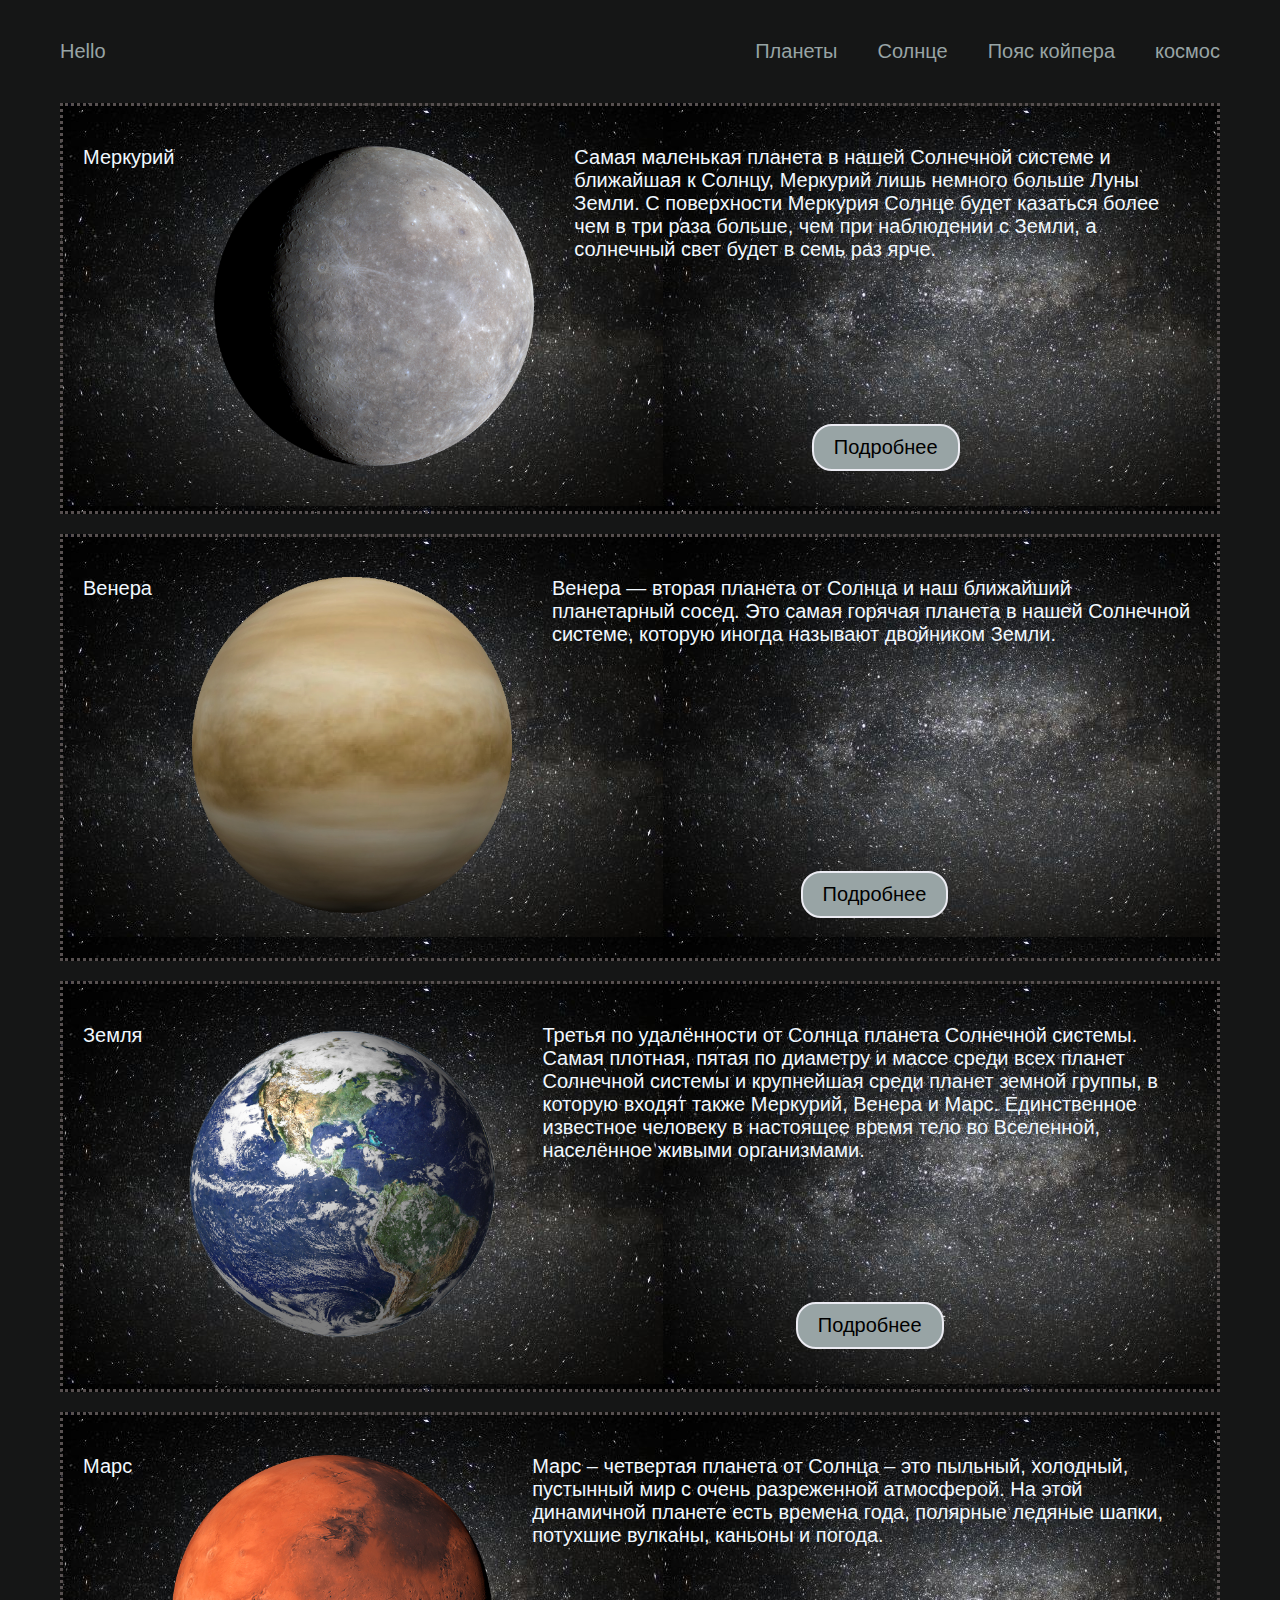
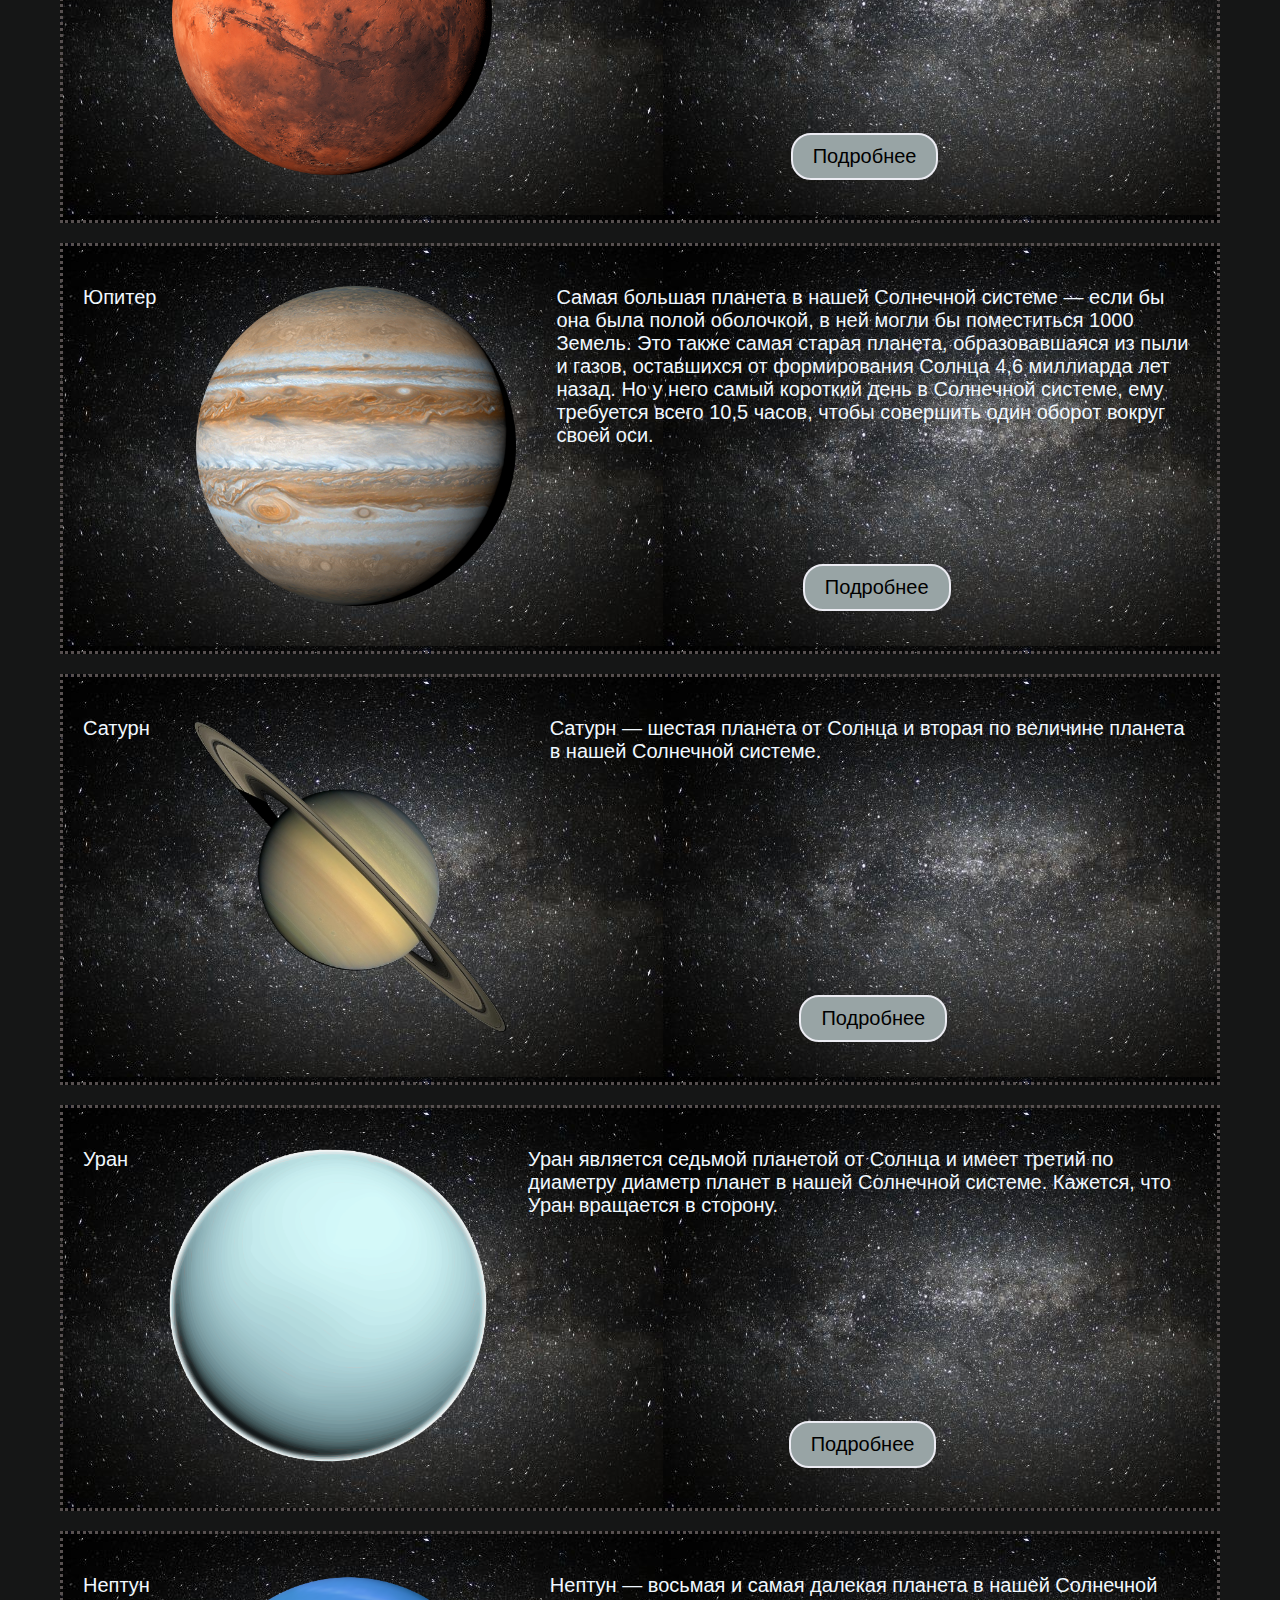
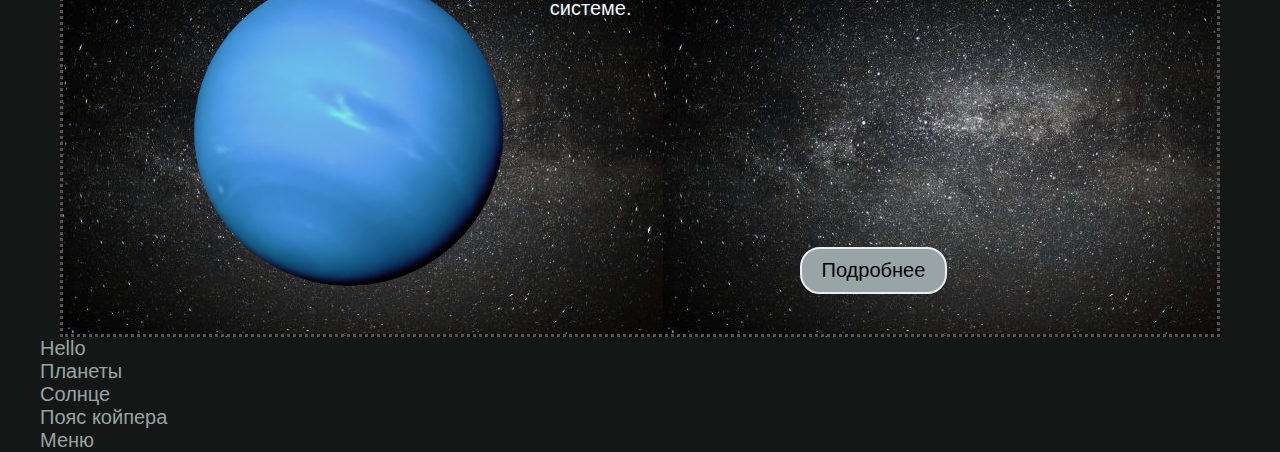
<file: index.html>
<!DOCTYPE html>
<html lang="ru">

<head>
    <meta charset="UTF-8">
    <meta name="viewport" content="width=device-width, initial-scale=1.0">
    <link rel="stylesheet" href="./styles.css">
    <link rel="stylesheet" href="./media.css">
    <title>Document</title>
</head>

<body>
    <header class="conteiner">
        <div class="conteiner-header" id="menu">
            <a href="./planets.html">Hello</a>
            <div class="sprite-conteiner">
                <div class="sprite-image"></div>
            </div>
            <ul class="header-ul">
                <li class="header-li"><a href="">Планеты</a></li>
                <li class="header-li"><a href="">Солнце</a></li>
                <li class="header-li"><a href="">Пояс койпера</a></li>
                <li class="header-li"><a href="">космос</a></li>
            </ul>
            <button class="menu" onclick="burgerOpen()">
                <div class="b-1"></div>
                <div class="b-1"></div>
                <div class="b-1"></div>
            </button>
            <button class="menu-exit" onclick="burgerOpen()">
                <div class="b-1"></div>
                <div class="b-1"></div>
                <div class="b-1"></div>
            </button>
    </header>
    <main class="obshee">
        <section class="conteiner">
            <div class="conteiner-1">
                <p class="name-planets">Меркурий</p>
                <div class="conteiner-img">
                    <img src="./img/mercury.png" alt="">
                </div>
                <div class="conteiner-1-block">
                    <p class="conteiner-1-block-text">Самая маленькая планета в нашей Солнечной системе и ближайшая к
                        Солнцу, Меркурий лишь немного больше Луны Земли. С поверхности Меркурия Солнце будет казаться
                        более чем в три раза больше, чем при наблюдении с Земли, а солнечный свет будет в семь раз ярче.
                    </p>
                    <div class="conteiner-1-block-btn">
                        <button class="button" id="button" type="button" onclick="location.href='mercury.html'">
                            <p>Подробнее</p>
                        </button>
                    </div>
                </div>
            </div>
        </section>
        <section class="conteiner">
            <div class="conteiner-1">
                <p class="name-planets">Венера</p>
                <div class="conteiner-img">
                    <img src="./img/venus.png" alt="">
                </div>
                <div class="conteiner-1-block">
                    <p class="conteiner-1-block-text">Венера — вторая планета от Солнца и наш ближайший планетарный
                        сосед. Это самая горячая планета в нашей Солнечной системе, которую иногда называют двойником
                        Земли.
                    </p>
                    <div class="conteiner-1-block-btn">
                        <button class="button">
                            <p>Подробнее</p>
                        </button>
                    </div>
                </div>
            </div>
        </section>
        <section class="conteiner">
            <div class="conteiner-1">
                <p class="name-planets">Земля</p>
                <div class="conteiner-img">
                    <img src="./img/earth.png" alt="">
                </div>
                <div class="conteiner-1-block">
                    <p class="conteiner-1-block-text">Третья по удалённости от Солнца планета Солнечной системы. Самая
                        плотная, пятая по диаметру и массе среди всех планет Солнечной системы и крупнейшая среди планет
                        земной группы, в которую входят также Меркурий, Венера и Марс. Единственное известное человеку в
                        настоящее время тело во Вселенной, населённое живыми организмами.
                    </p>
                    <div class="conteiner-1-block-btn">
                        <button class="button">
                            <p>Подробнее</p>
                        </button>
                    </div>
                </div>
            </div>
        </section>
        <section class="conteiner">
            <div class="conteiner-1">
                <p class="name-planets">Марс</p>
                <div class="conteiner-img">
                    <img src="./img/mars.png" alt="">
                </div>
                <div class="conteiner-1-block">
                    <p class="conteiner-1-block-text">Марс – четвертая планета от Солнца – это пыльный, холодный,
                        пустынный мир с очень разреженной атмосферой. На этой динамичной планете есть времена года,
                        полярные ледяные шапки, потухшие вулканы, каньоны и погода.
                    </p>
                    <div class="conteiner-1-block-btn">
                        <button class="button">
                            <p>Подробнее</p>
                        </button>
                    </div>
                </div>
            </div>
        </section>
        <section class="conteiner">
            <div class="conteiner-1">
                <p class="name-planets">Юпитер</p>
                <div class="conteiner-img">
                    <img src="./img/upiter.png" alt="">
                </div>
                <div class="conteiner-1-block">
                    <p class="conteiner-1-block-text">Самая большая планета в нашей Солнечной системе — если бы она была
                        полой
                        оболочкой, в ней могли бы поместиться 1000 Земель. Это также самая старая планета,
                        образовавшаяся из
                        пыли и газов, оставшихся от формирования Солнца 4,6 миллиарда лет назад. Но у него самый
                        короткий день в
                        Солнечной системе, ему требуется всего 10,5 часов, чтобы совершить один оборот вокруг своей оси.
                    </p>
                    <div class="conteiner-1-block-btn">
                        <button class="button">
                            <p>Подробнее</p>
                        </button>
                    </div>
                </div>
            </div>
        </section>
        <section class="conteiner">
            <div class="conteiner-1">
                <p class="name-planets">Сатурн</p>
                <div class="conteiner-img">
                    <img src="./img/saturn.png" alt="">
                </div>
                <div class="conteiner-1-block">
                    <p class="conteiner-1-block-text">Сатурн — шестая планета от Солнца и вторая по величине планета в
                        нашей Солнечной системе.
                    </p>
                    <div class="conteiner-1-block-btn">
                        <button class="button">
                            <p>Подробнее</p>
                        </button>
                    </div>
                </div>
            </div>
        </section>
        <section class="conteiner">
            <div class="conteiner-1">
                <p class="name-planets">Уран</p>
                <div class="conteiner-img">
                    <img src="./img/uranus.png" alt="">
                </div>
                <div class="conteiner-1-block">
                    <p class="conteiner-1-block-text">Уран является седьмой планетой от Солнца и имеет третий по
                        диаметру диаметр планет в нашей Солнечной системе. Кажется, что Уран вращается в сторону.
                    </p>
                    <div class="conteiner-1-block-btn">
                        <button class="button">
                            <p>Подробнее</p>
                        </button>
                    </div>
                </div>
            </div>
        </section>
        <section class="conteiner">
            <div class="conteiner-1">
                <p class="name-planets">Нептун</p>
                <div class="conteiner-img">
                    <img src="./img/neptune.png" alt="">
                </div>
                <div class="conteiner-1-block">
                    <p class="conteiner-1-block-text">Нептун — восьмая и самая далекая планета в нашей Солнечной
                        системе.
                    </p>
                    <div class="conteiner-1-block-btn">
                        <button class="button">
                            <p>Подробнее</p>
                        </button>
                    </div>
                </div>
            </div>
        </section>

    </main>
    <footer class="conteiner">
        <div>
            <a href="#">Hello</a>
            <ul>
                <li><a href="">Планеты</a></li>
                <li><a href="">Солнце</a></li>
                <li><a href="">Пояс койпера</a></li>
                <li><a href="">Меню</a></li>
            </ul>
        </div>
    </footer>
    <script src="./javascript.js"></script>
</body>

</html>
</file>
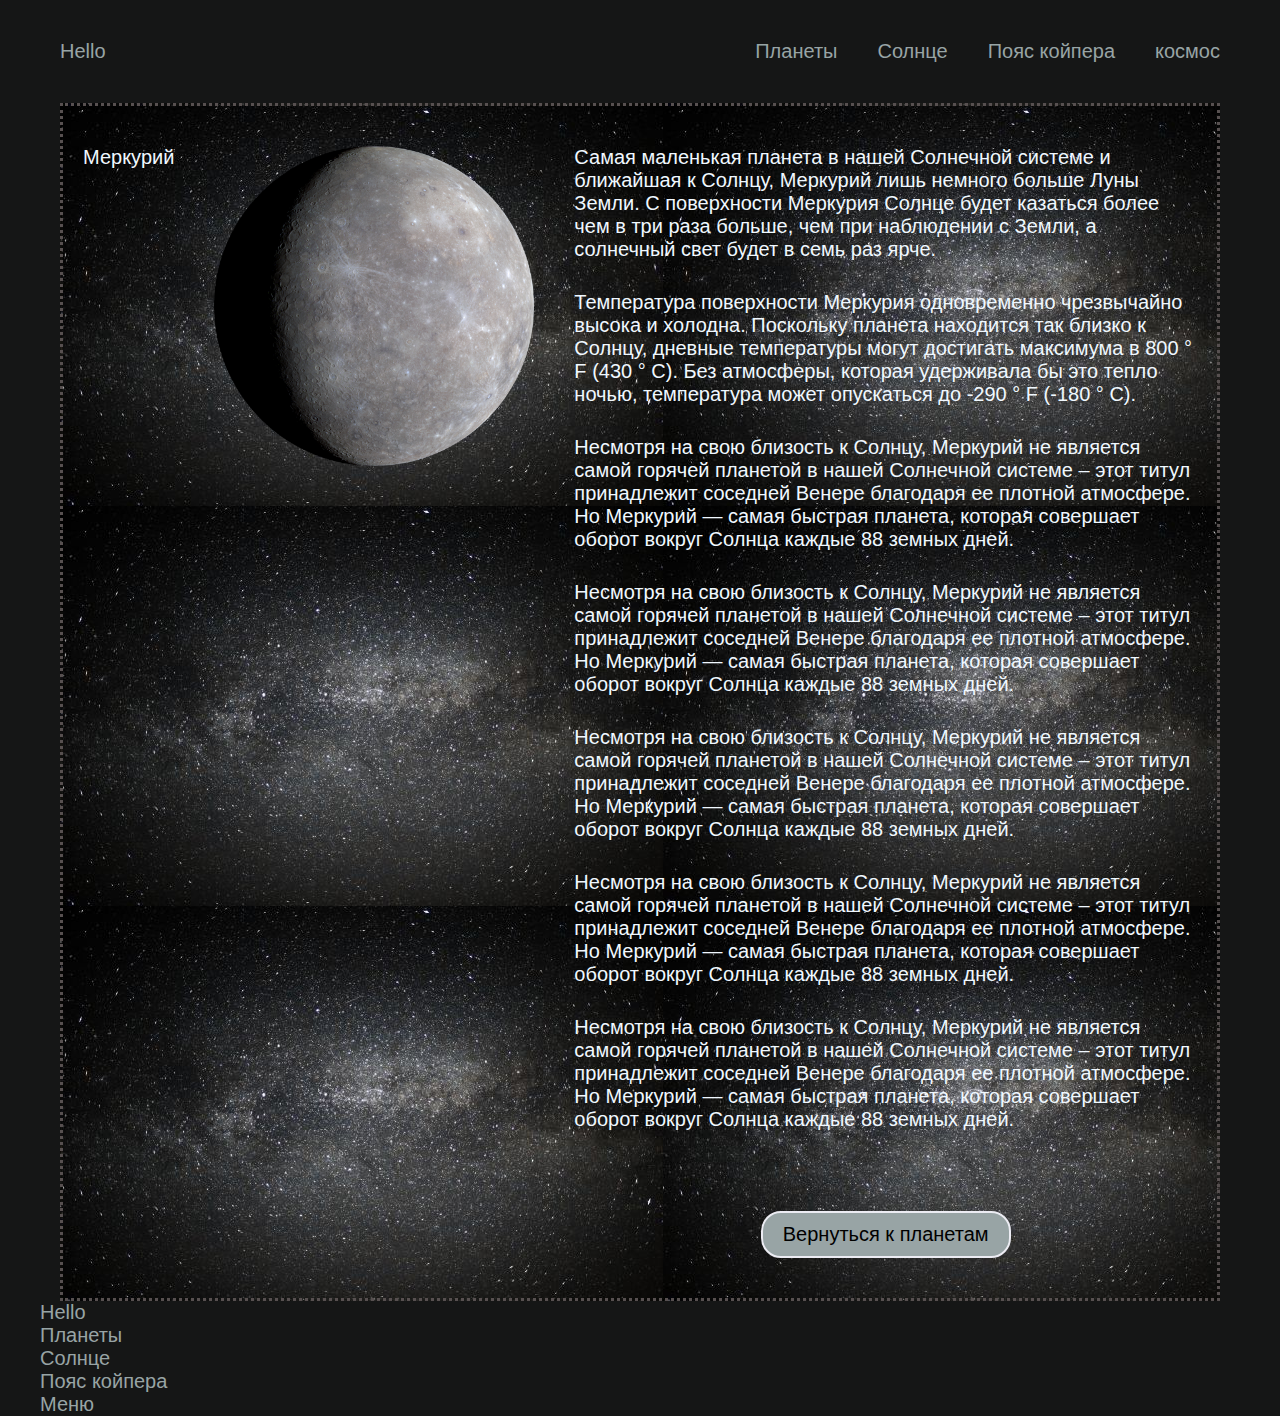
<file: mercury.html>
<!DOCTYPE html>
<html lang="ru">

<head>
    <meta charset="UTF-8">
    <meta name="viewport" content="width=device-width, initial-scale=1.0">
    <link rel="stylesheet" href="./styles.css">
    <link rel="stylesheet" href="./media.css">
    <title>Document</title>
</head>

<body>
    <header class="conteiner">
        <div class="conteiner-header" id="menu">
            <a href="./planets.html">Hello</a>
            <div class="sprite-conteiner">
                <div class="sprite-image"></div>
            </div>
            <ul class="header-ul">
                <li class="header-li"><a href="">Планеты</a></li>
                <li class="header-li"><a href="">Солнце</a></li>
                <li class="header-li"><a href="">Пояс койпера</a></li>
                <li class="header-li"><a href="">космос</a></li>
            </ul>
            <button class="menu" onclick="burgerOpen()">
                <div class="b-1"></div>
                <div class="b-1"></div>
                <div class="b-1"></div>
            </button>
            <button class="menu-exit" onclick="burgerOpen()">
                <div class="b-1"></div>
                <div class="b-1"></div>
                <div class="b-1"></div>
            </button>
    </header>
    <main class="obshee">
        <section class="conteiner">
            <div class="conteiner-1">
                <p class="name-planets">Меркурий</p>
                <div class="conteiner-img">
                    <img src="./img/mercury.png" alt="">
                </div>
                <div class="conteiner-1-block">
                    <p class="conteiner-1-block-text margin-p">Самая маленькая планета в нашей Солнечной системе и
                        ближайшая к
                        Солнцу, Меркурий лишь немного больше Луны Земли. С поверхности Меркурия Солнце будет казаться
                        более чем в три раза больше, чем при наблюдении с Земли, а солнечный свет будет в семь раз ярче.
                    </p>
                    <p class="conteiner-1-block-text margin-p">
                        Температура поверхности Меркурия одновременно чрезвычайно высока и холодна. Поскольку планета
                        находится так близко к Солнцу, дневные температуры могут достигать максимума в 800 ° F (430 °
                        C). Без атмосферы, которая удерживала бы это тепло ночью, температура может опускаться до -290 °
                        F (-180 ° C).
                    </p>
                    <p class="conteiner-1-block-text margin-p">
                        Несмотря на свою близость к Солнцу, Меркурий не является самой горячей планетой в нашей
                        Солнечной системе – этот титул принадлежит соседней Венере благодаря ее плотной атмосфере. Но
                        Меркурий — самая быстрая планета, которая совершает оборот вокруг Солнца каждые 88 земных дней.
                    </p>
                    <p class="conteiner-1-block-text margin-p">
                        Несмотря на свою близость к Солнцу, Меркурий не является самой горячей планетой в нашей
                        Солнечной системе – этот титул принадлежит соседней Венере благодаря ее плотной атмосфере. Но
                        Меркурий — самая быстрая планета, которая совершает оборот вокруг Солнца каждые 88 земных дней.
                    </p>
                    <p class="conteiner-1-block-text margin-p">
                        Несмотря на свою близость к Солнцу, Меркурий не является самой горячей планетой в нашей
                        Солнечной системе – этот титул принадлежит соседней Венере благодаря ее плотной атмосфере. Но
                        Меркурий — самая быстрая планета, которая совершает оборот вокруг Солнца каждые 88 земных дней.
                    </p>
                    <p class="conteiner-1-block-text margin-p">
                        Несмотря на свою близость к Солнцу, Меркурий не является самой горячей планетой в нашей
                        Солнечной системе – этот титул принадлежит соседней Венере благодаря ее плотной атмосфере. Но
                        Меркурий — самая быстрая планета, которая совершает оборот вокруг Солнца каждые 88 земных дней.
                    </p>
                    <p class="conteiner-1-block-text margin-p">
                        Несмотря на свою близость к Солнцу, Меркурий не является самой горячей планетой в нашей
                        Солнечной системе – этот титул принадлежит соседней Венере благодаря ее плотной атмосфере. Но
                        Меркурий — самая быстрая планета, которая совершает оборот вокруг Солнца каждые 88 земных дней.
                    </p>
                    <div class="conteiner-1-block-btn">
                        <button class="button" onclick="location.href='index.html'">
                            <p>Вернуться к планетам</p>
                        </button>
                    </div>
                </div>
            </div>
        </section>

    </main>
    <footer class="conteiner">
        <div>
            <a href="#">Hello</a>
            <ul>
                <li><a href="">Планеты</a></li>
                <li><a href="">Солнце</a></li>
                <li><a href="">Пояс койпера</a></li>
                <li><a href="">Меню</a></li>
            </ul>
        </div>
    </footer>
    <script src="./javascript.js"></script>
</body>

</html>
</file>
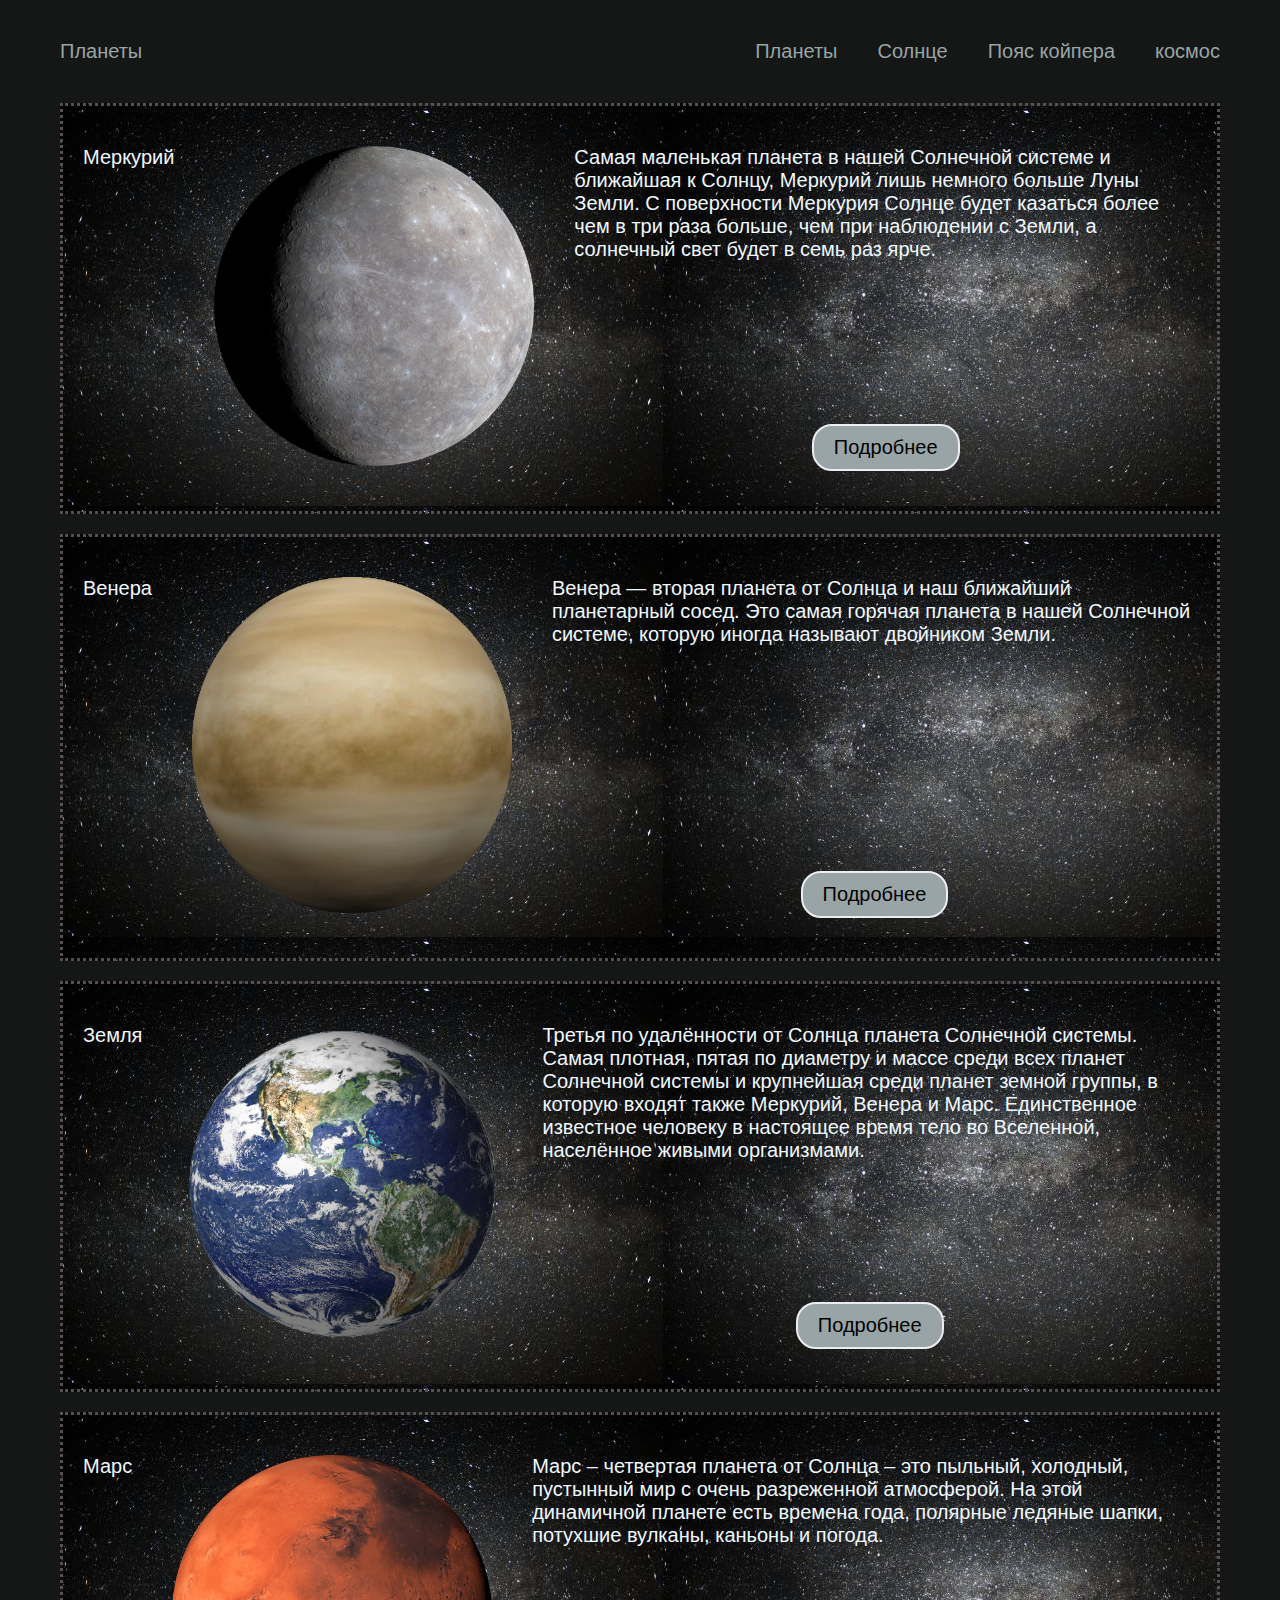
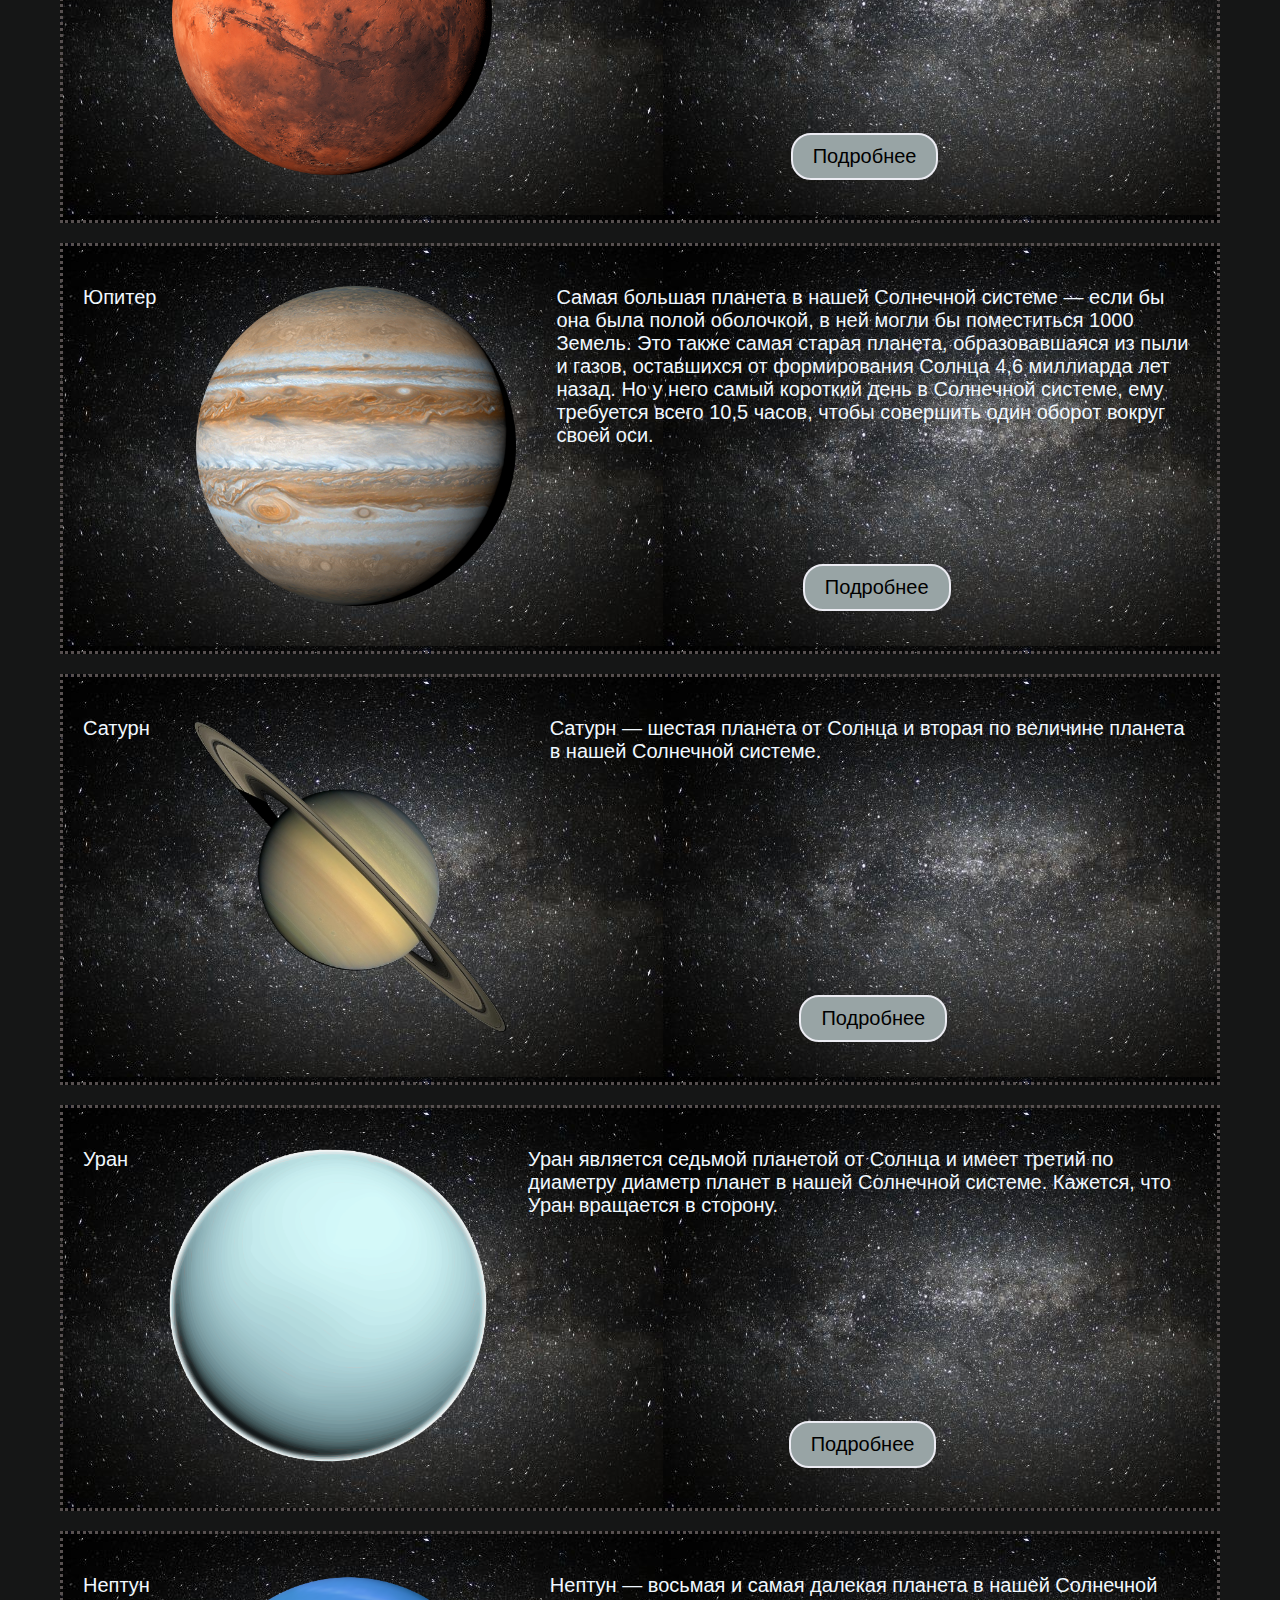
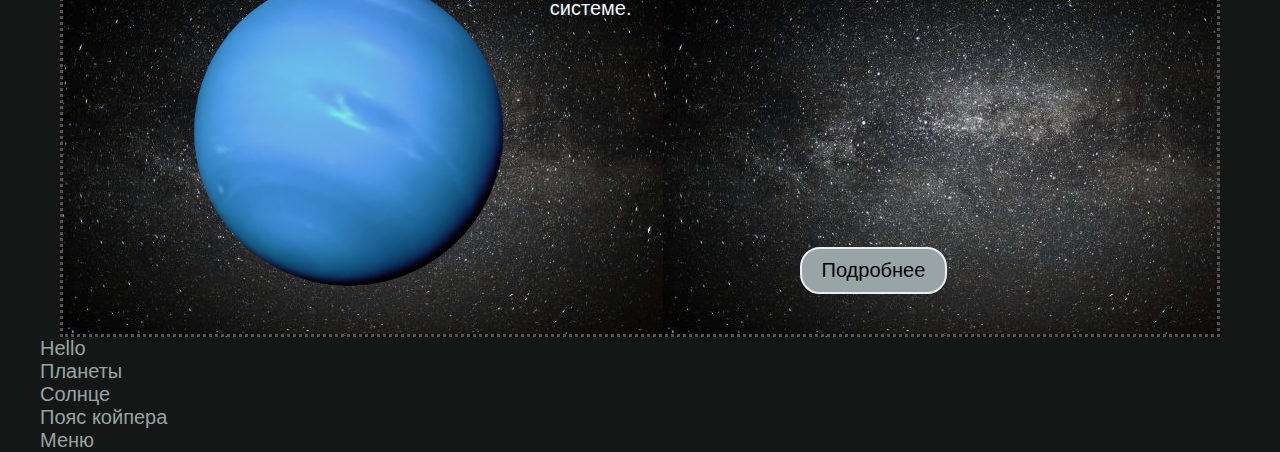
<file: planets.html>
<!DOCTYPE html>
<html lang="ru">

<head>
    <meta charset="UTF-8">
    <meta name="viewport" content="width=device-width, initial-scale=1.0">
    <link rel="stylesheet" href="./styles.css">
    <link rel="stylesheet" href="./media.css">
    <title>Document</title>
</head>

<body>
    <header class="conteiner">
        <div class="conteiner-header">
            <a href="#">Планеты</a>
            <ul class="header-ul">
                <li><a href="">Планеты</a></li>
                <li><a href="">Солнце</a></li>
                <li><a href="">Пояс койпера</a></li>
                <li><a href="">космос</a></li>
            </ul>
            <button class="menu">
                <div class="b-1"></div>
                <div class="b-1"></div>
                <div class="b-1"></div>
            </button>
    </header>
    <main class="obshee">
        <section class="conteiner">
            <div class="conteiner-1">
                <p class="name-planets">Меркурий</p>
                <div class="conteiner-img">
                    <img src="./img/mercury.png" alt="">
                </div>
                <div class="conteiner-1-block">
                    <p class="conteiner-1-block-text">Самая маленькая планета в нашей Солнечной системе и ближайшая к
                        Солнцу, Меркурий лишь немного больше Луны Земли. С поверхности Меркурия Солнце будет казаться
                        более чем в три раза больше, чем при наблюдении с Земли, а солнечный свет будет в семь раз ярче.
                    </p>
                    <div class="conteiner-1-block-btn">
                        <button class="button">
                            <p>Подробнее</p>
                        </button>
                    </div>
                </div>
            </div>
        </section>
        <section class="conteiner">
            <div class="conteiner-1">
                <p class="name-planets">Венера</p>
                <div class="conteiner-img">
                    <img src="./img/venus.png" alt="">
                </div>
                <div class="conteiner-1-block">
                    <p class="conteiner-1-block-text">Венера — вторая планета от Солнца и наш ближайший планетарный
                        сосед. Это самая горячая планета в нашей Солнечной системе, которую иногда называют двойником
                        Земли.
                    </p>
                    <div class="conteiner-1-block-btn">
                        <button class="button">
                            <p>Подробнее</p>
                        </button>
                    </div>
                </div>
            </div>
        </section>
        <section class="conteiner">
            <div class="conteiner-1">
                <p class="name-planets">Земля</p>
                <div class="conteiner-img">
                    <img src="./img/earth.png" alt="">
                </div>
                <div class="conteiner-1-block">
                    <p class="conteiner-1-block-text">Третья по удалённости от Солнца планета Солнечной системы. Самая
                        плотная, пятая по диаметру и массе среди всех планет Солнечной системы и крупнейшая среди планет
                        земной группы, в которую входят также Меркурий, Венера и Марс. Единственное известное человеку в
                        настоящее время тело во Вселенной, населённое живыми организмами.
                    </p>
                    <div class="conteiner-1-block-btn">
                        <button class="button">
                            <p>Подробнее</p>
                        </button>
                    </div>
                </div>
            </div>
        </section>
        <section class="conteiner">
            <div class="conteiner-1">
                <p class="name-planets">Марс</p>
                <div class="conteiner-img">
                    <img src="./img/mars.png" alt="">
                </div>
                <div class="conteiner-1-block">
                    <p class="conteiner-1-block-text">Марс – четвертая планета от Солнца – это пыльный, холодный,
                        пустынный мир с очень разреженной атмосферой. На этой динамичной планете есть времена года,
                        полярные ледяные шапки, потухшие вулканы, каньоны и погода.
                    </p>
                    <div class="conteiner-1-block-btn">
                        <button class="button">
                            <p>Подробнее</p>
                        </button>
                    </div>
                </div>
            </div>
        </section>
        <section class="conteiner">
            <div class="conteiner-1">
                <p class="name-planets">Юпитер</p>
                <div class="conteiner-img">
                    <img src="./img/upiter.png" alt="">
                </div>
                <div class="conteiner-1-block">
                    <p class="conteiner-1-block-text">Самая большая планета в нашей Солнечной системе — если бы она была
                        полой
                        оболочкой, в ней могли бы поместиться 1000 Земель. Это также самая старая планета,
                        образовавшаяся из
                        пыли и газов, оставшихся от формирования Солнца 4,6 миллиарда лет назад. Но у него самый
                        короткий день в
                        Солнечной системе, ему требуется всего 10,5 часов, чтобы совершить один оборот вокруг своей оси.
                    </p>
                    <div class="conteiner-1-block-btn">
                        <button class="button">
                            <p>Подробнее</p>
                        </button>
                    </div>
                </div>
            </div>
        </section>
        <section class="conteiner">
            <div class="conteiner-1">
                <p class="name-planets">Сатурн</p>
                <div class="conteiner-img">
                    <img src="./img/saturn.png" alt="">
                </div>
                <div class="conteiner-1-block">
                    <p class="conteiner-1-block-text">Сатурн — шестая планета от Солнца и вторая по величине планета в
                        нашей Солнечной системе.
                    </p>
                    <div class="conteiner-1-block-btn">
                        <button class="button">
                            <p>Подробнее</p>
                        </button>
                    </div>
                </div>
            </div>
        </section>
        <section class="conteiner">
            <div class="conteiner-1">
                <p class="name-planets">Уран</p>
                <div class="conteiner-img">
                    <img src="./img/uranus.png" alt="">
                </div>
                <div class="conteiner-1-block">
                    <p class="conteiner-1-block-text">Уран является седьмой планетой от Солнца и имеет третий по
                        диаметру диаметр планет в нашей Солнечной системе. Кажется, что Уран вращается в сторону.
                    </p>
                    <div class="conteiner-1-block-btn">
                        <button class="button">
                            <p>Подробнее</p>
                        </button>
                    </div>
                </div>
            </div>
        </section>
        <section class="conteiner">
            <div class="conteiner-1">
                <p class="name-planets">Нептун</p>
                <div class="conteiner-img">
                    <img src="./img/neptune.png" alt="">
                </div>
                <div class="conteiner-1-block">
                    <p class="conteiner-1-block-text">Нептун — восьмая и самая далекая планета в нашей Солнечной
                        системе.
                    </p>
                    <div class="conteiner-1-block-btn">
                        <button class="button">
                            <p>Подробнее</p>
                        </button>
                    </div>
                </div>
            </div>
        </section>

    </main>
    <footer class="conteiner">
        <div>
            <a href="#">Hello</a>
            <ul>
                <li><a href="">Планеты</a></li>
                <li><a href="">Солнце</a></li>
                <li><a href="">Пояс койпера</a></li>
                <li><a href="">Меню</a></li>
            </ul>
        </div>
    </footer>
</body>

</html>
</file>
<file: styles.css>
* {
    margin: 0;
    padding: 0;
}
body {
    font-family: "Source Sans 3", sans-serif;
    font-weight: 400;
    font-size: 20px;
    background-color:rgb(21 22 22);
}
.conteiner {
    width: 1200px;
    max-width: 100%;
    margin: 0 auto;
    background-color: rgb(21 22 22);
    color: aliceblue;
}
a {
    text-decoration: none;
    color: rgb(152 164 165);
}
.conteiner-header, .header-ul {
    display: flex;
}
.conteiner-header {
    justify-content: space-between;
    padding: 40px 20px;
}

ul {
    list-style-type: none;
    
}
header ul {
    gap: 40px;
}
.conteiner-1 {
    border: 3px dotted rgb(87, 80, 80);
    padding: 40px 20px;
    display: flex;
    background-image: url(./img/fon.jpg);
    gap: 40px;
    margin-left: 20px;
    margin-right: 20px;
}

.conteiner-1-block {
    display: flex;
    justify-content: center;
    flex-direction: column;
    justify-content: space-between;
    
}
.button {
    border: 2px solid rgb(236 236 243);
    border-radius: 20px;
    padding: 10px 20px;
    margin-top: 50px;
    font-size: 20px;
    background-color: rgb(152 164 165);
    
}
.conteiner-1-block-btn {
    text-align: center;
}
img {
    width: 320px;

}
.obshee {
    display: flex;
   gap: 20px;
   flex-flow: column wrap;
}
.menu {
    display: none;
    border: none;
}
.b-1 {
    border: 4px solid rgb(21 22 22);
    width: 30px;
    height: 1px;
    padding-bottom: 2px;
    background-color: rgb(152 164 165);
}

/******************************************/
.menu-exit {
    display: none;
}
.conteiner-header.open .menu-exit {
    display: block;
       
        margin-right: 40px;
        padding-bottom: 30px;
        height: 33px;
        border: none;
}
.conteiner-header.open .menu {
    display: none;
}
.conteiner-header.open .header-ul {
    display: block;
    padding-top: 50px;
}
.conteiner-header.open .header-li  {
    
    padding-bottom: 50px;
}
.sprite-conteiner {
    display: none;
}
.margin-p {
    margin-bottom: 30px;
}
</file>
<file: media.css>
@media (max-width: 991.98px) { 
    .conteiner-img img {
        width: 200px;
    }
    .conteiner-1-block-text {
        font-size: 15px;
    }
}
@media (max-width: 767.98px) { 
    .conteiner-img img {
        width: 200px;
    }
    button {
        font-size: 15px; 
    }
    .conteiner-1 {
        flex-direction: column;
    }
    .name-planets, .conteiner-img {
        text-align: center;
    }
    .header-ul {
        display: none;
    }
    .menu {
        display: block;
    }
    .conteiner-header.open {
        position: fixed;

        overflow-y: auto;
        background-color: #121413;
        width: 100%;
        height: 100%;
        left: 0;
        bottom: 0;
        top: 0;
        right: 0;
        text-align: center;
        margin-top: 0px;
    }
    .sprite-conteiner {
        display: block;
    }
    .sprite-image {
        height: 58px;
        width: 44px;
        background: url(./img/sprite-meteor.png) 0px 0px;
        animation: play 0.8s steps(4) infinite,
            step 10s linear infinite;
        position: absolute;
        left: 0;
    }
    @keyframes play {
        100% {
            background-position: -400px;
        }
    }
    @keyframes step {
        100% {
            left: 80%;
        }
    }
  
 }
 @media (max-width: 575.98px) {
    .conteiner-img img {
        width: 140px;
    }
    .conteiner-1-block-text {
        font-size: 15px;
    }
    .name-planets {
        font-size: 18px;
    }
    .conteiner-1-block-text {
        text-align: justify;
    }
    .conteiner-header {
        padding: 20px 20px;
    }
 }
</file>
